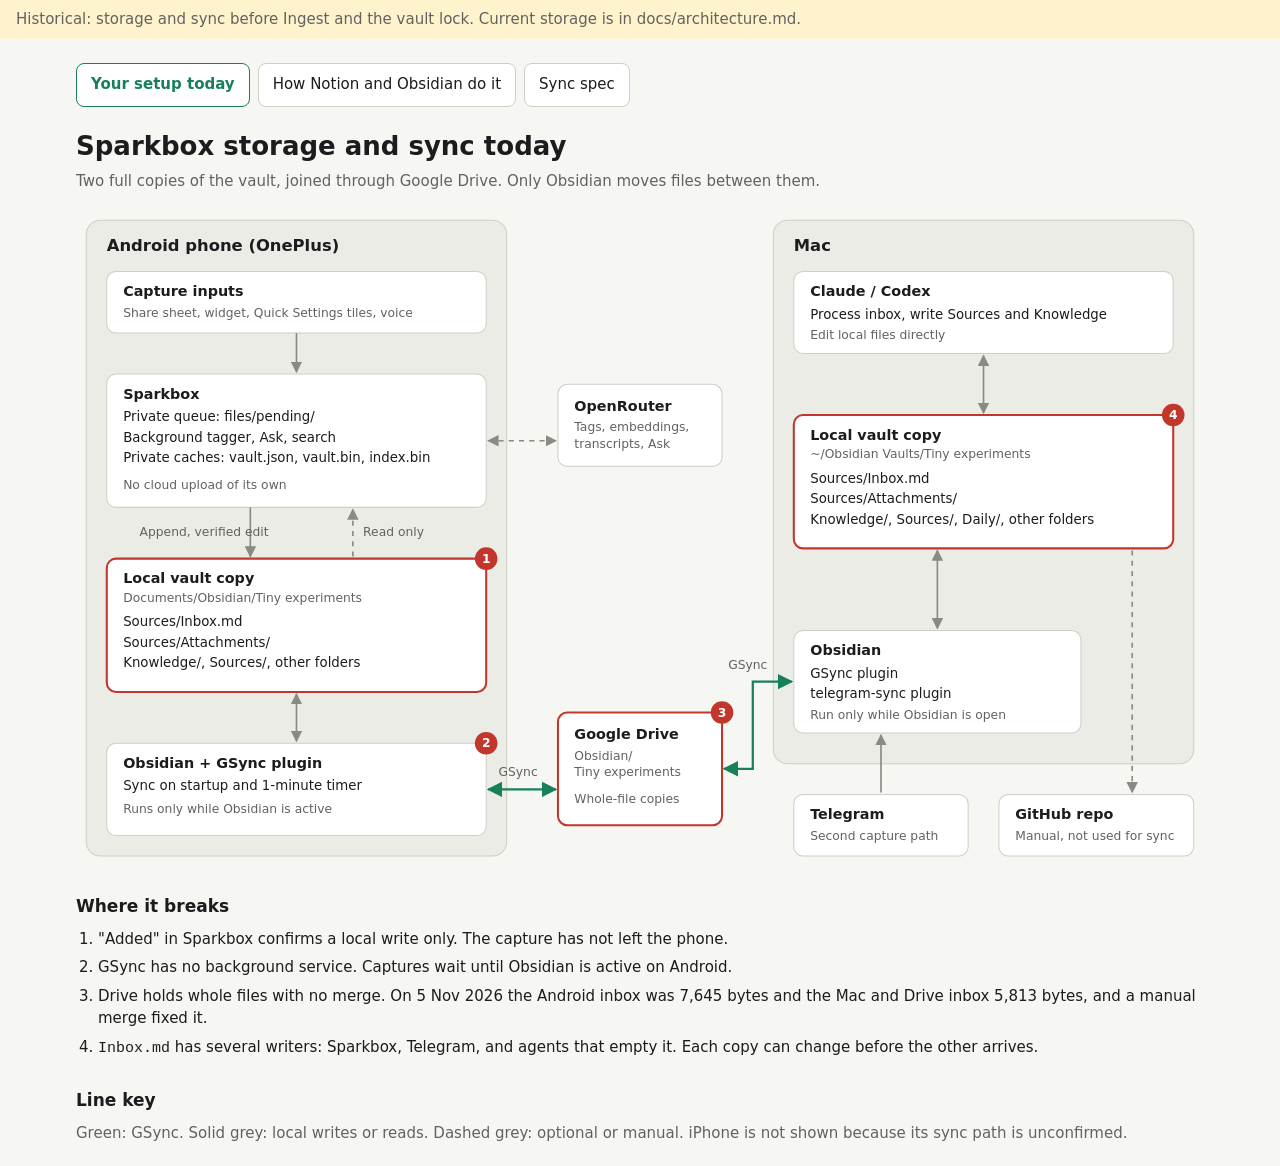
<file: docs/storage-sync-current.html>
<!doctype html>
<html lang="en"><head><meta charset="utf-8"><meta name="viewport" content="width=device-width,initial-scale=1">
<title>Sparkbox Storage Today</title>
<style>
:root{--bg:#f6f6f3;--panel:#ecece7;--box:#fff;--ink:#1c1c1e;--mute:#62625f;--line:#8a8a85;--acc:#17805a;--bad:#c2362b;--edge:#cfcfc8}
@media (prefers-color-scheme:dark){:root{--bg:#141415;--panel:#1c1c1e;--box:#262628;--ink:#ededed;--mute:#a3a3a0;--line:#85858a;--acc:#4cc38a;--bad:#ff6b5e;--edge:#3a3a3d}}
*{box-sizing:border-box}body{margin:0;background:var(--bg);color:var(--ink);font:15px/1.5 system-ui,sans-serif}
main{max-width:1160px;margin:auto;padding:24px 16px}h1{font-size:26px;margin:0 0 4px}h2{font-size:17px;margin:28px 0 8px}p{margin:0;color:var(--mute)}
.scroll{overflow-x:auto;margin-top:18px}svg{display:block;width:100%;min-width:900px;height:auto}
.panel{fill:var(--panel);stroke:var(--edge)}.box{fill:var(--box);stroke:var(--edge)}.hot{stroke:var(--bad);stroke-width:2}
text{fill:var(--ink);font-size:13px}.t{font-weight:600;font-size:14px}.h{font-weight:700;font-size:16px}.s{fill:var(--mute);font-size:12px}
.l{fill:none;stroke:var(--line);stroke-width:1.6}.g{fill:none;stroke:var(--acc);stroke-width:2.2}.d{stroke-dasharray:5 5}
.m{fill:var(--bad)}.mt{fill:#fff;font-size:12px;font-weight:700;text-anchor:middle}
ol{margin:0;padding-left:22px}li{margin:6px 0}
nav{display:flex;gap:8px;margin-bottom:20px;flex-wrap:wrap}button{font:inherit;padding:8px 14px;min-height:44px;border:1px solid var(--edge);border-radius:8px;background:var(--box);color:var(--ink);cursor:pointer}button[aria-selected=true]{border-color:var(--acc);color:var(--acc);font-weight:600}
pre{background:var(--panel);padding:12px;border-radius:8px;overflow-x:auto;font-size:13px}table{border-collapse:collapse;width:100%;min-width:620px}th,td{text-align:left;padding:9px;border-bottom:1px solid var(--edge)}a{color:var(--acc)}
</style></head><body>
<p style="padding:8px 16px;background:#fff3cd;margin:0">Historical: storage and sync before Ingest and the vault lock. Current storage is in docs/architecture.md.</p><svg aria-hidden="true" style="position:absolute;width:0;height:0;min-width:0"><defs><marker id="a" viewBox="0 0 10 10" refX="9" refY="5" markerWidth="7" markerHeight="7" orient="auto-start-reverse"><path d="M0 0L10 5L0 10z" fill="var(--line)"/></marker>
<marker id="b" viewBox="0 0 10 10" refX="9" refY="5" markerWidth="7" markerHeight="7" orient="auto-start-reverse"><path d="M0 0L10 5L0 10z" fill="var(--acc)"/></marker></defs></svg><main>
<nav><button data-tab="today" aria-selected="true">Your setup today</button><button data-tab="how" aria-selected="false">How Notion and Obsidian do it</button><button data-tab="spec" aria-selected="false">Sync spec</button></nav>
<section id="today">
<h1>Sparkbox storage and sync today</h1>
<p>Two full copies of the vault, joined through Google Drive. Only Obsidian moves files between them.</p>
<div class="scroll"><svg viewBox="0 0 1100 640" role="img" aria-label="Android and Mac vault copies synced by GSync through Google Drive">
<rect class="panel" x="10" y="10" width="410" height="620" rx="14"/><text class="h" x="30" y="40">Android phone (OnePlus)</text>
<rect class="panel" x="680" y="10" width="410" height="530" rx="14"/><text class="h" x="700" y="40">Mac</text>

<rect class="box" x="30" y="60" width="370" height="60" rx="9"/><text class="t" x="46" y="84">Capture inputs</text><text class="s" x="46" y="104">Share sheet, widget, Quick Settings tiles, voice</text>
<rect class="box" x="30" y="160" width="370" height="130" rx="9"/><text class="t" x="46" y="184">Sparkbox</text>
<text x="46" y="206">Private queue: files/pending/</text><text x="46" y="226">Background tagger, Ask, search</text><text x="46" y="246">Private caches: vault.json, vault.bin, index.bin</text><text class="s" x="46" y="272">No cloud upload of its own</text>
<rect class="box hot" x="30" y="340" width="370" height="130" rx="9"/><text class="t" x="46" y="364">Local vault copy</text><text class="s" x="46" y="382">Documents/Obsidian/Tiny experiments</text>
<text x="46" y="406">Sources/Inbox.md</text><text x="46" y="426">Sources/Attachments/</text><text x="46" y="446">Knowledge/, Sources/, other folders</text>
<rect class="box" x="30" y="520" width="370" height="90" rx="9"/><text class="t" x="46" y="544">Obsidian + GSync plugin</text><text x="46" y="566">Sync on startup and 1-minute timer</text><text class="s" x="46" y="588">Runs only while Obsidian is active</text>

<rect class="box" x="470" y="170" width="160" height="80" rx="9"/><text class="t" x="486" y="196">OpenRouter</text><text class="s" x="486" y="216">Tags, embeddings,</text><text class="s" x="486" y="232">transcripts, Ask</text>
<rect class="box hot" x="470" y="490" width="160" height="110" rx="9"/><text class="t" x="486" y="516">Google Drive</text><text class="s" x="486" y="536">Obsidian/</text><text class="s" x="486" y="552">Tiny experiments</text><text class="s" x="486" y="578">Whole-file copies</text>

<rect class="box" x="700" y="60" width="370" height="80" rx="9"/><text class="t" x="716" y="84">Claude / Codex</text><text x="716" y="106">Process inbox, write Sources and Knowledge</text><text class="s" x="716" y="126">Edit local files directly</text>
<rect class="box hot" x="700" y="200" width="370" height="130" rx="9"/><text class="t" x="716" y="224">Local vault copy</text><text class="s" x="716" y="242">~/Obsidian Vaults/Tiny experiments</text>
<text x="716" y="266">Sources/Inbox.md</text><text x="716" y="286">Sources/Attachments/</text><text x="716" y="306">Knowledge/, Sources/, Daily/, other folders</text>
<rect class="box" x="700" y="410" width="280" height="100" rx="9"/><text class="t" x="716" y="434">Obsidian</text><text x="716" y="456">GSync plugin</text><text x="716" y="476">telegram-sync plugin</text><text class="s" x="716" y="496">Run only while Obsidian is open</text>
<rect class="box" x="700" y="570" width="170" height="60" rx="9"/><text class="t" x="716" y="594">Telegram</text><text class="s" x="716" y="614">Second capture path</text>
<rect class="box" x="900" y="570" width="190" height="60" rx="9"/><text class="t" x="916" y="594">GitHub repo</text><text class="s" x="916" y="614">Manual, not used for sync</text>

<path class="l" marker-end="url(#a)" d="M215 120V158"/>
<path class="l" marker-end="url(#a)" d="M170 290V338"/><text class="s" x="62" y="318">Append, verified edit</text>
<path class="l d" marker-end="url(#a)" d="M270 338V292"/><text class="s" x="280" y="318">Read only</text>
<path class="l" marker-start="url(#a)" marker-end="url(#a)" d="M215 472V518"/>
<path class="l d" marker-start="url(#a)" marker-end="url(#a)" d="M402 225H468"/>
<path class="g" marker-start="url(#b)" marker-end="url(#b)" d="M402 565H468"/><text class="s" x="412" y="552">GSync</text>
<path class="g" marker-start="url(#b)" marker-end="url(#b)" d="M632 545H660V460H698"/><text class="s" x="636" y="448">GSync</text>
<path class="l" marker-start="url(#a)" marker-end="url(#a)" d="M885 142V198"/>
<path class="l" marker-start="url(#a)" marker-end="url(#a)" d="M840 332V408"/>
<path class="l" marker-end="url(#a)" d="M785 568V512"/>
<path class="l d" marker-end="url(#a)" d="M1030 332V568"/><text class="s" x="1000" y="452" text-anchor="end"></text>

<g><circle class="m" cx="400" cy="340" r="11"/><text class="mt" x="400" y="344">1</text></g>
<g><circle class="m" cx="400" cy="520" r="11"/><text class="mt" x="400" y="524">2</text></g>
<g><circle class="m" cx="630" cy="490" r="11"/><text class="mt" x="630" y="494">3</text></g>
<g><circle class="m" cx="1070" cy="200" r="11"/><text class="mt" x="1070" y="204">4</text></g>
</svg></div>
<h2>Where it breaks</h2>
<ol>
<li>"Added" in Sparkbox confirms a local write only. The capture has not left the phone.</li>
<li>GSync has no background service. Captures wait until Obsidian is active on Android.</li>
<li>Drive holds whole files with no merge. On 5 Nov 2026 the Android inbox was 7,645 bytes and the Mac and Drive inbox 5,813 bytes, and a manual merge fixed it.</li>
<li><code>Inbox.md</code> has several writers: Sparkbox, Telegram, and agents that empty it. Each copy can change before the other arrives.</li>
</ol>
<h2>Line key</h2>
<p>Green: GSync. Solid grey: local writes or reads. Dashed grey: optional or manual. iPhone is not shown because its sync path is unconfirmed.</p>
</section>
<section id="how" hidden>
<h1>How Notion and Obsidian Sync do it</h1>
<p>Both keep a copy on each device and use one always-on service built for syncing. The service tells devices what changed, so they do not need to re-scan every file.</p>
<div class="scroll"><svg viewBox="0 0 1100 430" role="img" aria-label="Devices keep local copies and exchange small changes through one sync service">
<rect class="panel" x="380" y="20" width="340" height="390" rx="14"/><text class="h" x="400" y="50">Sync service (always on)</text>
<rect class="box" x="400" y="70" width="300" height="80" rx="9"/><text class="t" x="416" y="96">Receives changes</text><text class="s" x="416" y="118">Decides current version</text><text class="s" x="416" y="136">Handles clashes</text>
<rect class="box" x="400" y="170" width="300" height="80" rx="9"/><text class="t" x="416" y="196">Stores data and history</text><text class="s" x="416" y="218">The shared copy every device follows</text>
<rect class="box" x="400" y="270" width="300" height="110" rx="9"/><text class="t" x="416" y="296">Tells other devices</text><text class="s" x="416" y="318">"This changed, fetch it"</text><text class="s" x="416" y="336">No full scan of every folder</text>
<rect class="box" x="30" y="70" width="270" height="110" rx="9"/><text class="t" x="46" y="96">Phone</text><text x="46" y="120">App + local copy</text><text class="s" x="46" y="142">Saves locally first</text><text class="s" x="46" y="160">Sends change when online</text>
<rect class="box" x="30" y="250" width="270" height="110" rx="9"/><text class="t" x="46" y="276">Laptop</text><text x="46" y="300">App + local copy</text><text class="s" x="46" y="322">Saves locally first</text><text class="s" x="46" y="340">Sends change when online</text>
<rect class="box" x="800" y="160" width="270" height="110" rx="9"/><text class="t" x="816" y="186">Another device</text><text x="816" y="210">Receives update</text><text class="s" x="816" y="232">Updates local copy</text><text class="s" x="816" y="250">Screen refreshes</text>
<path class="g" marker-start="url(#b)" marker-end="url(#b)" d="M302 125H398"/><path class="g" marker-start="url(#b)" marker-end="url(#b)" d="M302 305H398"/><path class="g" marker-start="url(#b)" marker-end="url(#b)" d="M702 215H798"/>
</svg></div>
<h2>Notion: a database of small pieces</h2>
<ol><li>Devices keep pages in a local SQLite store.</li><li>When Notion applies updates, the server sends a message on that page's channel.</li><li>Devices listening to that page fetch its latest changes.</li><li>After being offline, devices re-fetch only pages with a newer server version.</li><li>Offline-enabled pages use a CRDT, a data format built to combine edits from several devices.</li></ol>
<h2>Obsidian Sync: files, with a dedicated sync service</h2>
<ol><li>Your notes stay as files on each device.</li><li>Obsidian's own service carries changes and keeps version history.</li><li>When two devices change a Markdown note, it merges them with diff-match-patch.</li><li>Other file types use "last modified wins".</li><li>You can choose a conflict copy instead of auto-merge on each device.</li><li>Forum reports say sync runs only while the mobile app is in the foreground. This is not official documentation.</li></ol>
<h2>Compared with your setup</h2>
<div class="scroll"><table><tr><th></th><th>Notion</th><th>Obsidian Sync</th><th>Your setup</th></tr>
<tr><td>Stored as</td><td>Database records</td><td>Files</td><td>Files</td></tr>
<tr><td>Same edit on two devices</td><td>CRDT on offline pages</td><td>Merges Markdown</td><td>No merge</td></tr>
<tr><td>Finding changes</td><td>Server message per page</td><td>Dedicated sync service</td><td>GSync scans folders</td></tr>
<tr><td>Sparkbox capture while Obsidian is closed</td><td>Not applicable</td><td>Likely waits for Obsidian</td><td>Waits for Obsidian</td></tr></table></div>
<h2>The main lesson</h2>
<p>The speed comes from a sync service that knows exactly what changed, plus a clear rule for clashes. Google Drive stores your files, but GSync must still find changes and has no merge rule.</p>
<h2>Sources</h2>
<p><a href="https://www.notion.com/en-gb/blog/how-we-made-notion-available-offline">Notion: how we made Notion available offline</a><br><a href="https://obsidian.md/help/sync/troubleshoot">Obsidian Help: troubleshoot Sync</a><br><a href="https://forum.obsidian.md/t/obsidian-sync-incorrectly-duplicates-sections-of-files/94732?page=5">Obsidian forum: mobile foreground report</a></p>
</section>
<section id="spec" hidden>
<h1>Small sync service: draft spec</h1>
<p>Goal: a capture reaches every device without opening Obsidian, and Obsidian on Android stays your editor. Status: for review. Nothing is built.</p>
<div class="scroll"><svg viewBox="0 0 1100 520" role="img" aria-label="Sparkbox, Android Obsidian plugin and Mac agent connect to a Cloudflare Worker backed by D1 and R2">
<rect class="panel" x="10" y="10" width="340" height="370" rx="14"/><text class="h" x="30" y="40">Android</text>
<rect class="box" x="30" y="60" width="300" height="130" rx="9"/><text class="t" x="46" y="86">Sparkbox (Java)</text><text x="46" y="110">Keeps its private retry queue</text><text x="46" y="130">Sends captures and inbox edits</text><text class="s" x="46" y="152">Runs without Obsidian</text><text class="s" x="46" y="170">Knowledge reads stay local</text>
<rect class="box" x="30" y="220" width="300" height="130" rx="9"/><text class="t" x="46" y="246">Obsidian + new plugin (TypeScript)</text><text x="46" y="270">Pulls on open and every 30 s</text><text x="46" y="290">Sends your edits</text><text class="s" x="46" y="312">Runs only while Obsidian is open</text><text class="s" x="46" y="330">Replaces GSync</text>
<rect class="panel" x="400" y="10" width="300" height="370" rx="14"/><text class="h" x="420" y="40">Cloudflare</text>
<rect class="box" x="420" y="60" width="260" height="90" rx="9"/><text class="t" x="436" y="86">Worker (TypeScript)</text><text class="s" x="436" y="108">Four endpoints, device tokens</text><text class="s" x="436" y="126">Accepts or rejects each change</text>
<rect class="box" x="420" y="175" width="260" height="85" rx="9"/><text class="t" x="436" y="201">D1 database</text><text class="s" x="436" y="223">Path, hash, version, deleted flag</text><text class="s" x="436" y="241">Decides current version</text>
<rect class="box" x="420" y="280" width="260" height="80" rx="9"/><text class="t" x="436" y="306">R2 bucket</text><text class="s" x="436" y="328">File contents named by SHA-256</text><text class="s" x="436" y="346">Old contents stay, so history is free</text>
<rect class="panel" x="750" y="10" width="340" height="370" rx="14"/><text class="h" x="770" y="40">Mac</text>
<rect class="box" x="770" y="60" width="300" height="110" rx="9"/><text class="t" x="786" y="86">Sync agent (Node + chokidar)</text><text x="786" y="110">LaunchAgent with KeepAlive</text><text class="s" x="786" y="132">Watches the folder, polls every 30 s</text><text class="s" x="786" y="150">Full check every 5 minutes</text>
<rect class="box" x="770" y="205" width="300" height="70" rx="9"/><text class="t" x="786" y="231">Normal vault folder</text><text class="s" x="786" y="253">Same files as today</text>
<rect class="box" x="770" y="300" width="145" height="60" rx="9"/><text class="t" x="786" y="326">Obsidian</text><text class="s" x="786" y="346">No plugin</text>
<rect class="box" x="925" y="300" width="145" height="60" rx="9"/><text class="t" x="941" y="326">Claude/Codex</text><text class="s" x="941" y="346">Edit files</text>
<path class="g" marker-start="url(#b)" marker-end="url(#b)" d="M332 110H418"/><path class="g" marker-start="url(#b)" marker-end="url(#b)" d="M332 285H375V130H418"/><path class="g" marker-start="url(#b)" marker-end="url(#b)" d="M682 110H768"/>
<path class="l" marker-start="url(#a)" marker-end="url(#a)" d="M550 152V173"/><path class="l" marker-start="url(#a)" marker-end="url(#a)" d="M690 150H708V320H682"/>
<path class="l" marker-start="url(#a)" marker-end="url(#a)" d="M920 172V203"/><path class="l" marker-start="url(#a)" marker-end="url(#a)" d="M842 277V298"/><path class="l" marker-start="url(#a)" marker-end="url(#a)" d="M997 277V298"/>
<rect class="box" x="10" y="410" width="1080" height="95" rx="9"/><text class="t" x="30" y="436">One write, in order</text>
<text x="30" y="462">1. Hash file</text><text x="190" y="462">2. Upload contents to R2</text><text x="420" y="462">3. Commit with last-seen version</text><text x="690" y="462">4. D1 accepts or returns 409</text><text x="30" y="488" class="s">Contents upload first, so a commit can never point to missing data. Other devices see the new version on their next poll.</text>
</svg></div>
<h2>Stack</h2>
<div class="scroll"><table><tr><th>Part</th><th>Choice</th><th>Why</th></tr>
<tr><td>API</td><td>Cloudflare Worker, TypeScript</td><td>Always on, no server to maintain</td></tr>
<tr><td>File index</td><td>D1</td><td>SQL can reject stale writes. Free database cap is 500 MB, and the index needs far less.</td></tr>
<tr><td>File contents</td><td>R2</td><td>10 GB free, no egress fees. D1 rows cap at 2 MB, so photos cannot go there.</td></tr>
<tr><td>Mac agent</td><td>Node, chokidar, LaunchAgent</td><td>FSEvents watcher, restarted by macOS. A periodic scan covers missed events.</td></tr>
<tr><td>Android editor</td><td>Obsidian plugin, TypeScript</td><td>Uses vault events and <code>requestUrl</code>. Shares sync logic with the Mac agent.</td></tr>
<tr><td>Sparkbox</td><td>Existing Java, HttpURLConnection</td><td>No new libraries. Token sealed by Android Keystore.</td></tr></table></div>
<h2>Data</h2>
<pre>files(path PRIMARY KEY, version, hash, size, deleted, device, updated_at)
counter(n)                      -- one row, rises on each commit
R2: blobs/&lt;sha256&gt;              -- never overwritten</pre>
<h2>API</h2>
<pre>GET  /changes?after=N           files with version &gt; N, paged
GET  /blobs/:hash               file contents
PUT  /blobs/:hash               upload contents, checked against the hash
POST /commit                    {path, baseVersion, hash, deleted}
                                200 {version} or 409 {current version and hash}</pre>
<h2>Core logic</h2>
<pre>-- /commit: one D1 batch. A rejected write only leaves a gap in the counter.
UPDATE counter SET n = n + 1;
INSERT INTO files (...) VALUES (..., (SELECT n FROM counter))
ON CONFLICT(path) DO UPDATE SET hash = excluded.hash, version = excluded.version, ...
WHERE files.version = :baseVersion;
-- No row changed: return 409.</pre>
<ol><li><strong>Each client remembers</strong> the version and hash it last synced for every path.</li>
<li><strong>Pull:</strong> get changes after the last seen version. If the local file still matches its remembered hash, replace it.</li>
<li><strong>Local file also changed:</strong> keep the server file at the path, and save local text as <code>Note (conflict Android 2026-11-08 2224).md</code>.</li>
<li><strong>Push:</strong> send each file whose hash differs from the remembered hash.</li>
<li><strong>409:</strong> pull, then repeat.</li>
<li><strong>Inbox.md append:</strong> read latest, stop if the entry already exists, append, commit. On 409, repeat. This is safe after retries and crashes.</li>
<li><strong>No echo:</strong> a client records the new hash before writing a pulled file, so its watcher ignores that write.</li>
<li><strong>Delete and rename:</strong> delete sets a flag. Rename is a delete plus a create. Android moves pulled deletes to trash with <code>trashFile</code>.</li>
<li><strong>Never synced:</strong> <code>.git</code>, <code>.obsidian</code>, <code>.claude</code>, <code>.agents</code>, <code>.serena</code>, <code>.env</code>, <code>.DS_Store</code>.</li></ol>
<h2>Complexity estimate</h2>
<div class="scroll"><table><tr><th>Part</th><th>Size (lines)</th><th>Difficulty</th><th>Main risk</th></tr>
<tr><td>Worker, D1, R2</td><td>250</td><td>Low</td><td>Atomic commit behaviour</td></tr>
<tr><td>Shared sync logic</td><td>400</td><td>High</td><td>Edge cases. This is the code that can damage notes.</td></tr>
<tr><td>Mac agent</td><td>200</td><td>Medium</td><td>Partial saves, sleep and wake</td></tr>
<tr><td>Obsidian plugin</td><td>300</td><td>Medium</td><td>Mobile file APIs, app closed during sync</td></tr>
<tr><td>Sparkbox</td><td>400</td><td>Medium</td><td>Inbox reads and edits. <code>readText</code> and <code>edit</code> are the main change points.</td></tr>
<tr><td>Tests and migration</td><td>500</td><td>High</td><td>Must cover every case below</td></tr></table></div>
<p style="margin-top:10px">Total: about 2,000 lines and 3 to 5 weeks part-time with AI help. This replaces my earlier 2 to 4 week guess. Hosting estimate: $0 a month.</p>
<h2>Must pass on a test vault</h2>
<ol><li>Capture with Obsidian closed reaches the Mac.</li><li>Capture during Process inbox loses neither change.</li><li>Same note edited offline on both devices keeps both texts.</li><li>Sync stops mid-upload, then resumes without damage.</li><li>Delete, rename and 4 MB photo sync correctly.</li><li>Mac sleeps for a day, then catches up.</li><li>Full vault hashes match on Mac, Android and server.</li></ol>
<h2>Rollout</h2>
<ol><li>Zip the vault. Keep Drive frozen as backup.</li><li>Build server and Mac agent on a copy.</li><li>Add the plugin on a test vault.</li><li>Add Sparkbox behind a Settings switch.</li><li>Run the tests above.</li><li>Turn GSync off on both devices, then load the real vault.</li></ol>
<h2>Check before building</h2>
<p>Correction: I said Self-hosted LiveSync likely needs CouchDB. Its README also lists S3 and R2 object storage, with periodic or on-save sync. Its stored data is journal-based, so Sparkbox could not simply add a file. <a href="https://github.com/zyautra/VaultDatum">VaultDatum</a> is another self-hosted Obsidian sync project, and I have not assessed it. Review both for one hour before committing to this build.</p>
<h2>Decisions for review</h2>
<ol><li>Should Daily and Health sync through Cloudflare? Android Obsidian needs them if you edit them there. This spec assumes yes, with TLS and provider encryption, not end-to-end encryption.</li><li>Is a 30-second delay acceptable? Live push can come later.</li><li>Is a conflict copy acceptable for notes, rather than auto-merge?</li></ol>
<h2>Limits and sources</h2>
<p>Still to confirm: D1 batch atomicity comes from an older Cloudflare page, and Worker limits on large photo uploads need a test. <a href="https://developers.cloudflare.com/d1/platform/limits/">D1 limits</a> · <a href="https://developers.cloudflare.com/r2/api/workers/workers-api-reference/">R2 Workers API</a> · <a href="https://developers.cloudflare.com/workers/platform/limits/">Workers limits</a> · <a href="https://docs.obsidian.md/Reference/TypeScript+API/Vault">Obsidian Vault API</a> · <a href="https://docs.obsidian.md/oo/plugin">Obsidian plugin checklist</a> · <a href="https://github.com/vrtmrz/obsidian-livesync">Self-hosted LiveSync</a> · <a href="https://www.npmjs.com/package/@dsktschy/chokidar">chokidar</a></p>
</section>
</main>
<script>
const tabs=document.querySelectorAll('[data-tab]');
tabs.forEach(b=>b.onclick=()=>{document.querySelectorAll('section').forEach(s=>s.hidden=s.id!==b.dataset.tab);tabs.forEach(t=>t.setAttribute('aria-selected',t===b));scrollTo(0,0)});
</script></body></html>
</file>
